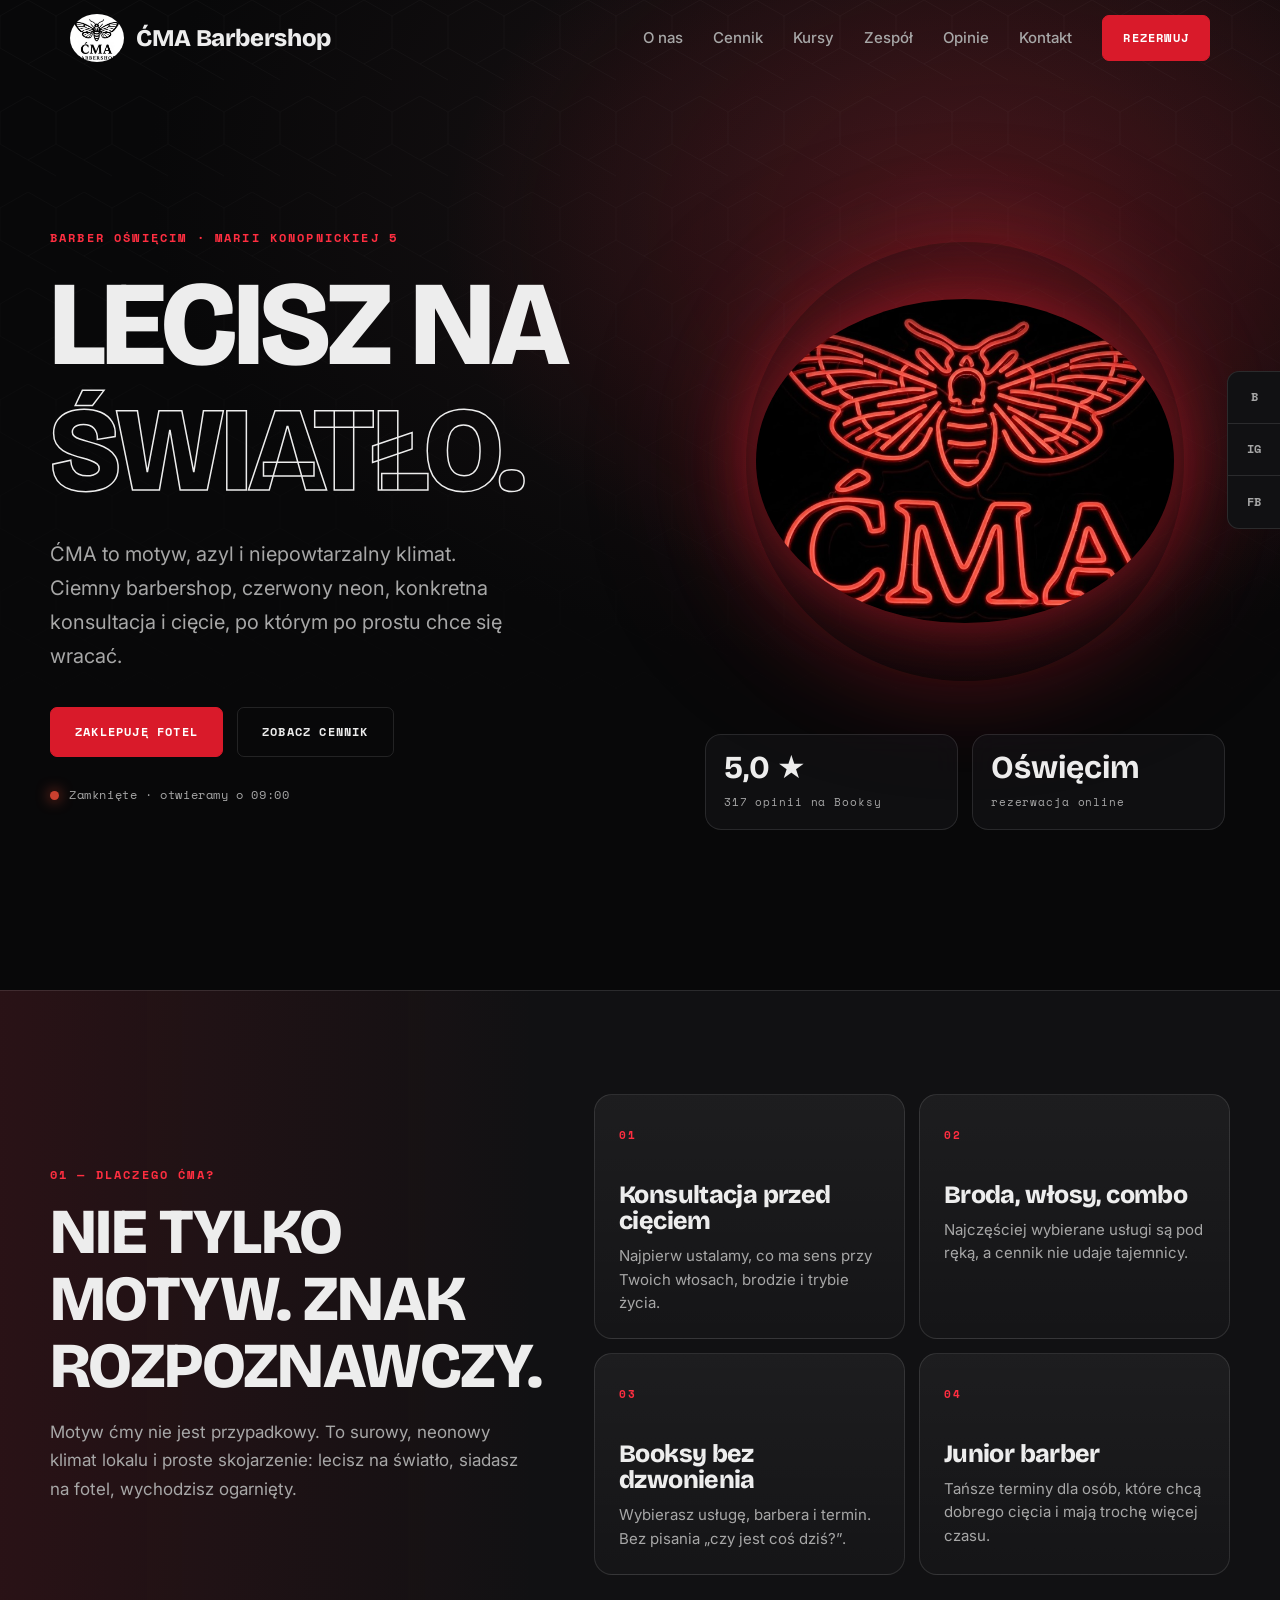
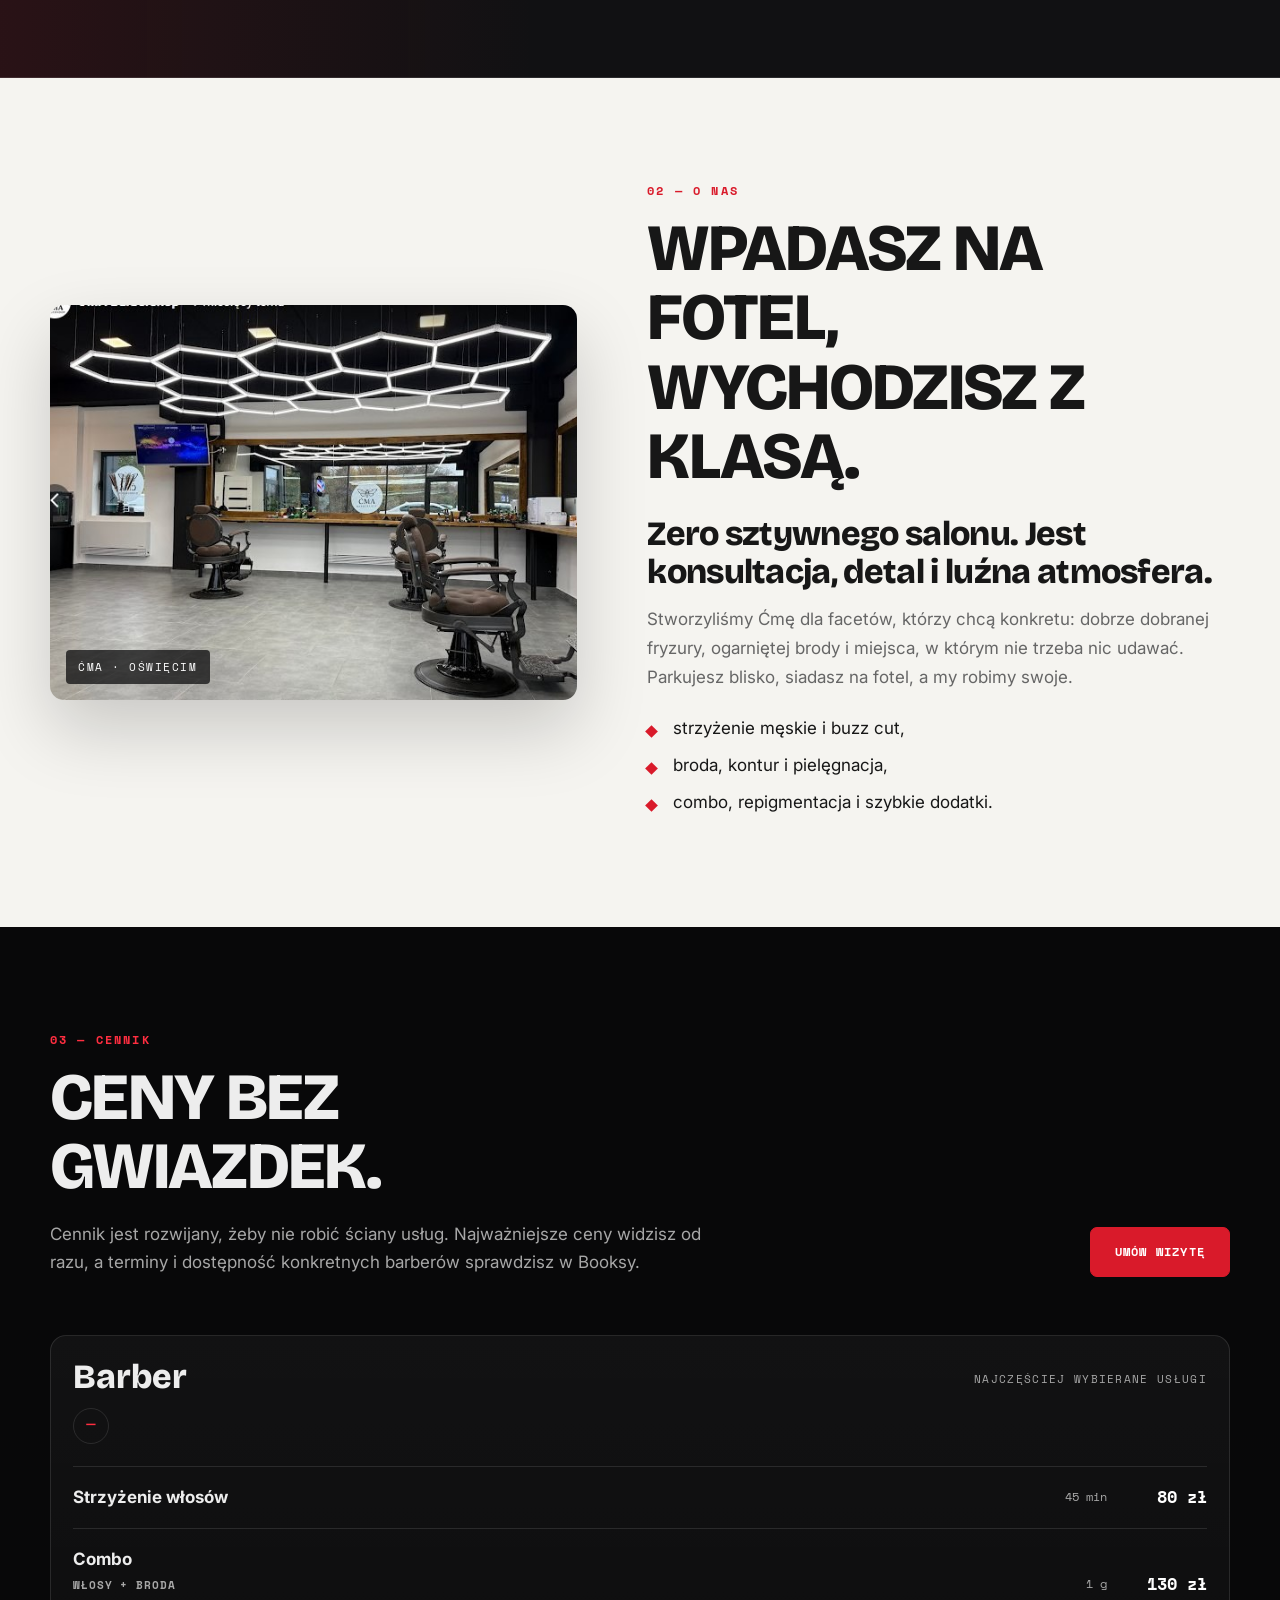
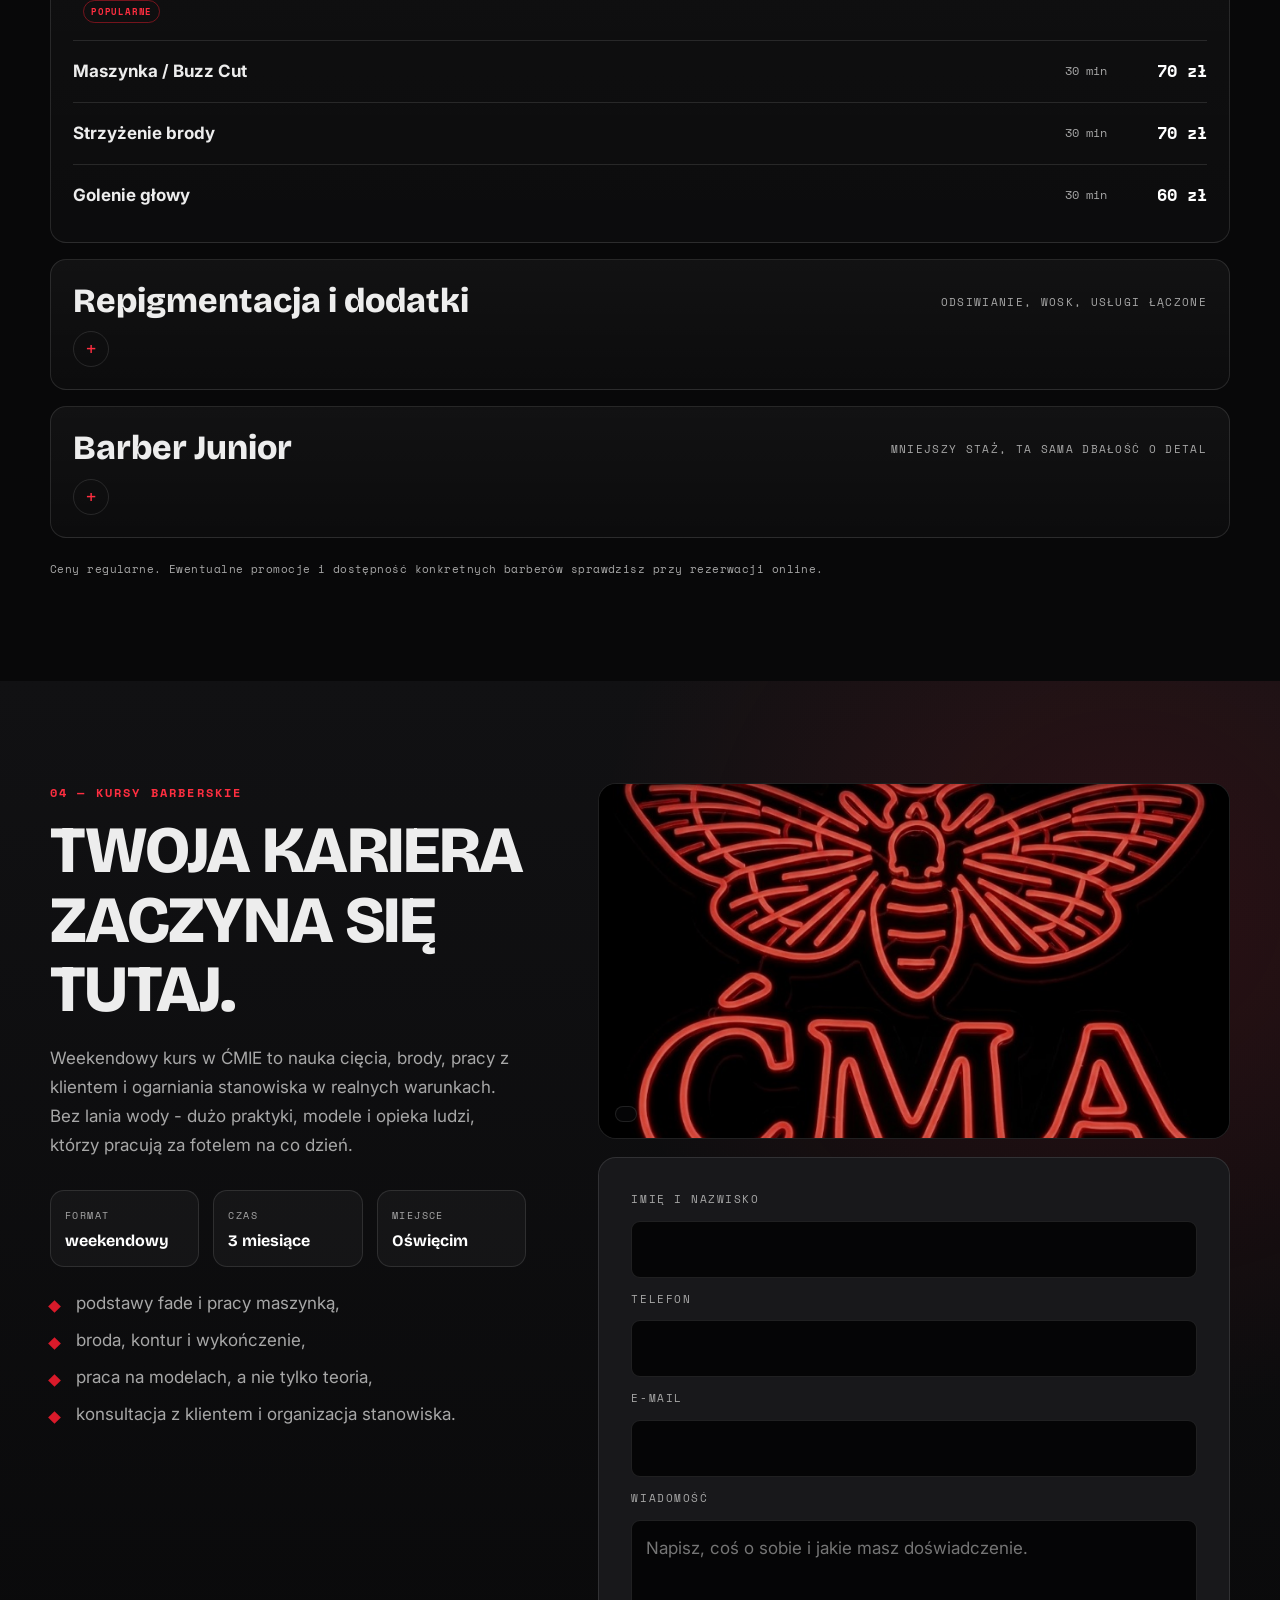
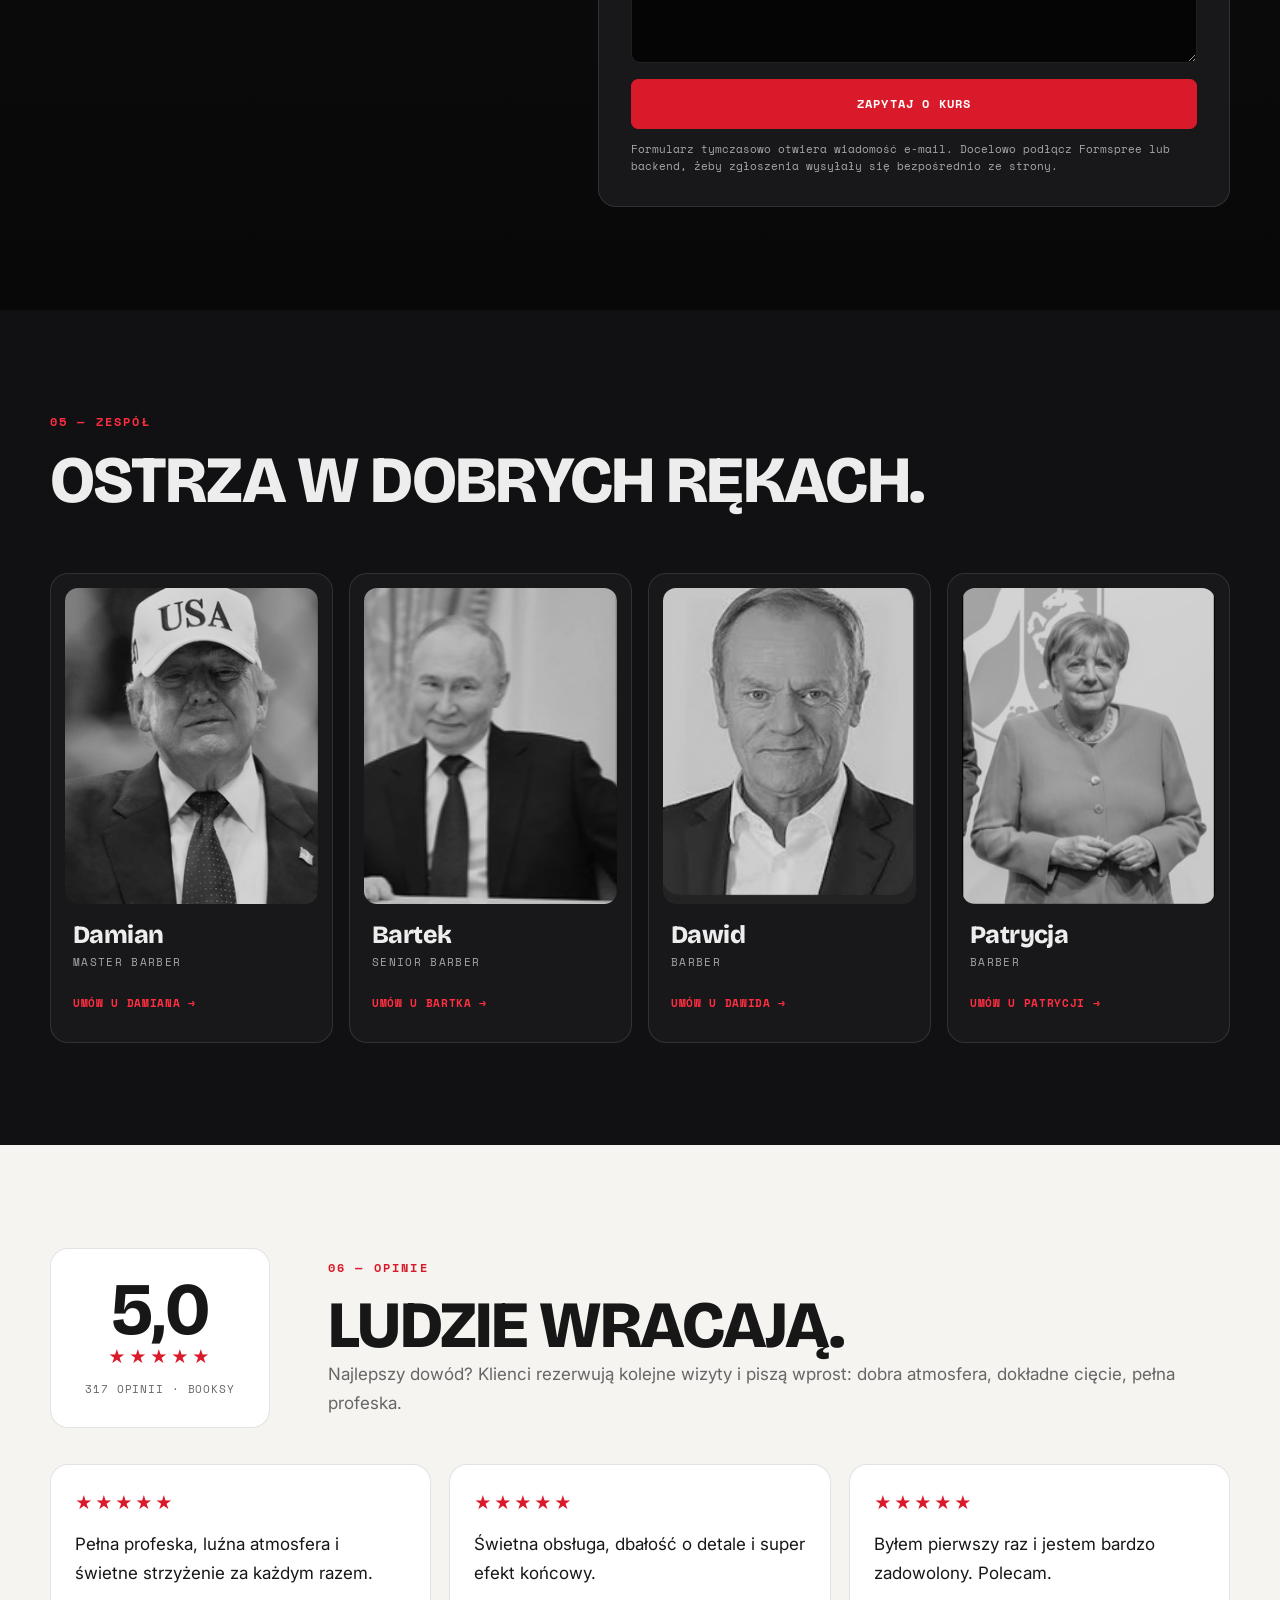
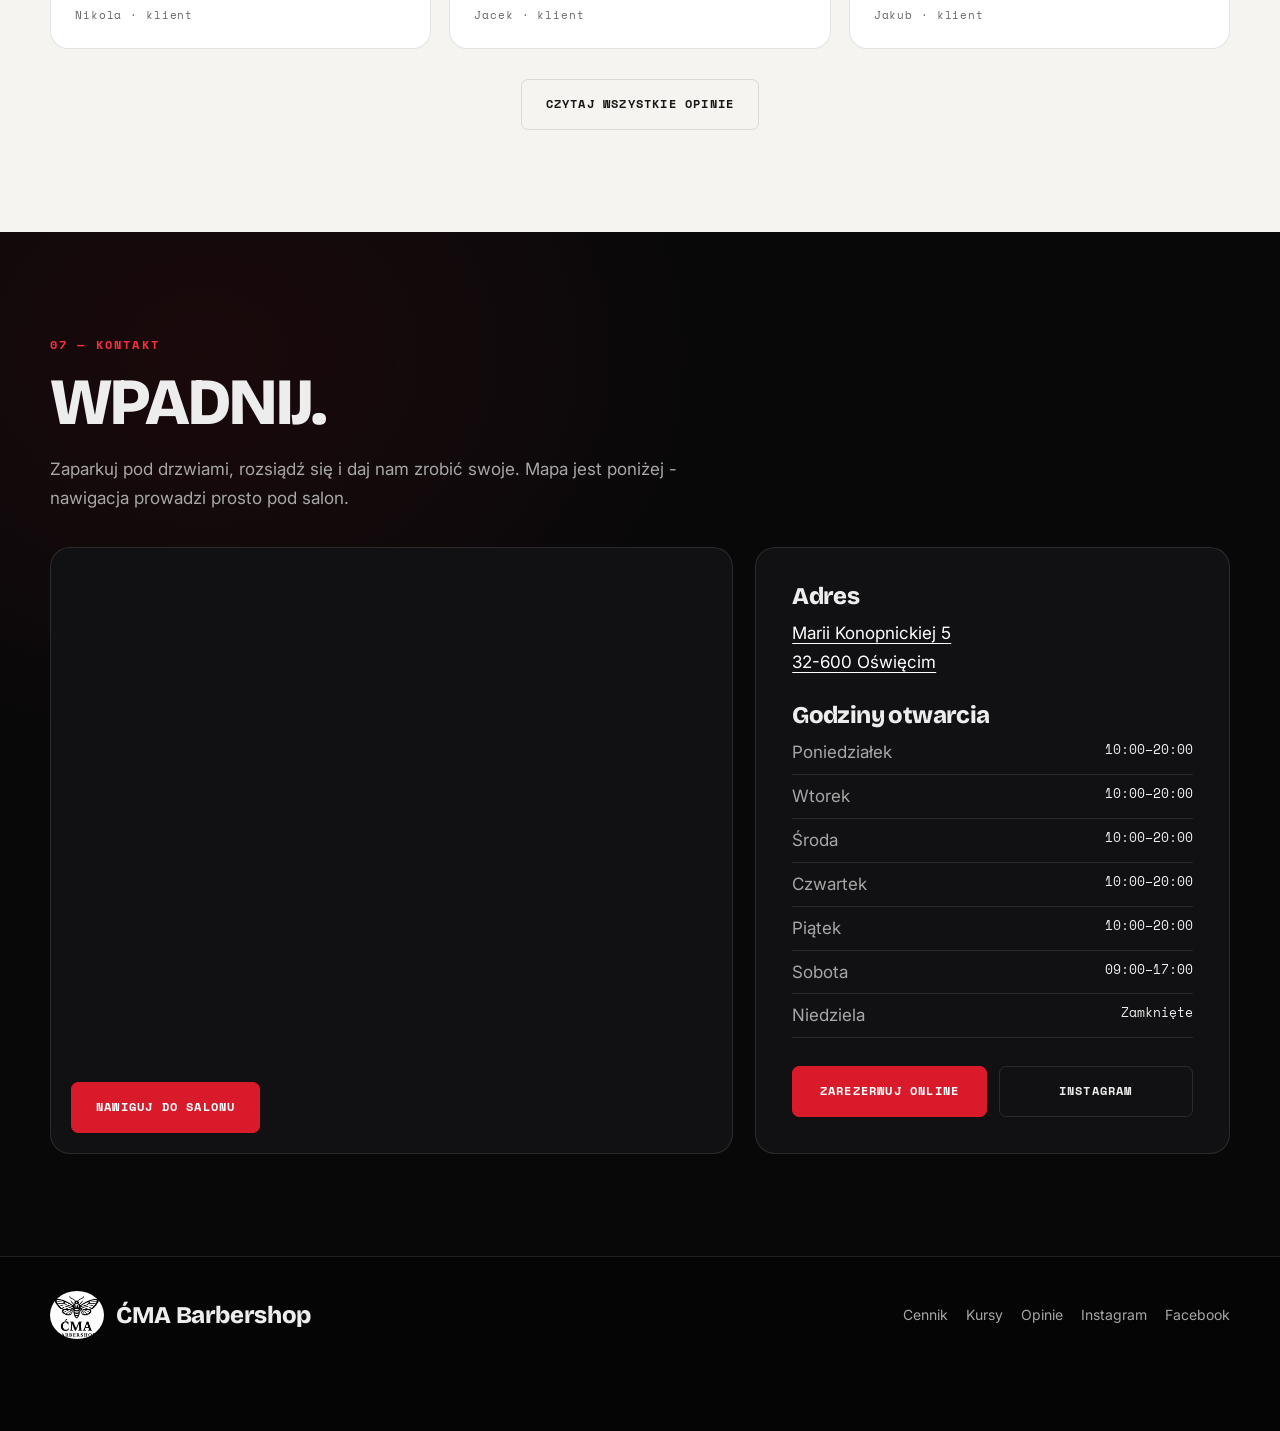
<file: index.html>
<!doctype html>
<html lang="pl">
<head>
  <meta charset="utf-8">
  <meta name="viewport" content="width=device-width, initial-scale=1, viewport-fit=cover">
  <title>ĆMA Barbershop Oświęcim | Fryzjer męski i barber</title>
  <meta name="description" content="ĆMA Barbershop w Oświęcimiu: strzyżenie męskie, broda, combo, buzz cut i repigmentacja. Sprawdź cennik i zarezerwuj wizytę online.">
  <meta name="robots" content="index,follow,max-image-preview:large">
  <meta name="theme-color" content="#080809">
  <link rel="canonical" href="https://cmabarbershop.pl/">

  <meta property="og:type" content="website">
  <meta property="og:locale" content="pl_PL">
  <meta property="og:url" content="https://cmabarbershop.pl/">
  <meta property="og:title" content="ĆMA Barbershop Oświęcim">
  <meta property="og:description" content="Lecisz na światło. Ciemny barbershop, czerwony neon i konkretne cięcie w Oświęcimiu.">
  <meta property="og:image" content="https://cmabarbershop.pl/assets/og-image.jpg">
  <meta name="twitter:card" content="summary_large_image">

  <link rel="preconnect" href="https://fonts.googleapis.com">
  <link rel="preconnect" href="https://fonts.gstatic.com" crossorigin>
  <link rel="preload" as="style" href="https://fonts.googleapis.com/css2?family=Bricolage+Grotesque:opsz,wght@12..96,400;12..96,600;12..96,800&family=Inter:wght@400;500;600;700&family=Space+Mono:wght@400;700&display=swap">
  <link rel="stylesheet" href="https://fonts.googleapis.com/css2?family=Bricolage+Grotesque:opsz,wght@12..96,400;12..96,600;12..96,800&family=Inter:wght@400;500;600;700&family=Space+Mono:wght@400;700&display=swap" media="print" onload="this.media='all'">
  <noscript><link rel="stylesheet" href="https://fonts.googleapis.com/css2?family=Bricolage+Grotesque:opsz,wght@12..96,400;12..96,600;12..96,800&family=Inter:wght@400;500;600;700&family=Space+Mono:wght@400;700&display=swap"></noscript>
  <link rel="stylesheet" href="style.css">

  <script type="application/ld+json">
  {
    "@context": "https://schema.org",
    "@type": "HairSalon",
    "name": "ĆMA Barbershop",
    "url": "https://cmabarbershop.pl/",
    "image": "https://cmabarbershop.pl/assets/og-image.jpg",
    "priceRange": "$$",
    "address": {
      "@type": "PostalAddress",
      "streetAddress": "Marii Konopnickiej 5",
      "addressLocality": "Oświęcim",
      "postalCode": "32-600",
      "addressCountry": "PL"
    },
    "sameAs": [
      "https://www.instagram.com/cmabarbershop/",
      "https://www.facebook.com/cmabarbershop/",
      "https://booksy.com/pl-pl/320725_cma-barbershop_barber-shop_10151_oswiecim"
    ],
    "openingHoursSpecification": [
      {"@type":"OpeningHoursSpecification","dayOfWeek":["Monday","Tuesday","Wednesday","Thursday","Friday"],"opens":"10:00","closes":"20:00"},
      {"@type":"OpeningHoursSpecification","dayOfWeek":"Saturday","opens":"09:00","closes":"17:00"}
    ],
    "aggregateRating": {
      "@type": "AggregateRating",
      "ratingValue": "5.0",
      "reviewCount": "317"
    }
  }
  </script>
</head>

<body id="top">
  <a class="skip-link" href="#main">Przejdź do treści</a>

  <header class="nav" id="siteNav">
    <a class="brand" href="#top" aria-label="ĆMA Barbershop — strona główna">
      <img src="assets/logo-cma.jpg" alt="" width="60" height="54">
      <span>ĆMA Barbershop</span>
    </a>

    <button class="navtoggle" type="button" aria-label="Otwórz menu" aria-controls="mainMenu" aria-expanded="false">
      <span></span><span></span><span></span>
    </button>

    <nav class="links" id="mainMenu" aria-label="Menu główne">
      <a href="#miejsce">O nas</a>
      <a href="#cennik">Cennik</a>
      <a href="#kursy">Kursy</a>
      <a href="#zespol">Zespół</a>
      <a href="#opinie">Opinie</a>
      <a href="#kontakt">Kontakt</a>
      <a class="btn small" href="https://booksy.com/pl-pl/320725_cma-barbershop_barber-shop_10151_oswiecim" target="_blank" rel="noopener">Rezerwuj</a>
    </nav>
  </header>

  <aside class="rail" aria-label="Social media i rezerwacja">
    <a href="https://booksy.com/pl-pl/320725_cma-barbershop_barber-shop_10151_oswiecim" target="_blank" rel="noopener" aria-label="Rezerwacja na Booksy">B</a>
    <a href="https://www.instagram.com/cmabarbershop/" target="_blank" rel="noopener" aria-label="Instagram">IG</a>
    <a href="https://www.facebook.com/cmabarbershop/" target="_blank" rel="noopener" aria-label="Facebook">FB</a>
  </aside>

  <main id="main">
    <section class="hero">
      <div class="hexbg" aria-hidden="true"></div>
      <div class="wrap hero-grid">
        <div class="hero-copy">
          <span class="eyebrow">Barber Oświęcim · Marii Konopnickiej 5</span>
          <h1>Lecisz na <span>światło.</span></h1>
          <p class="lead">ĆMA to motyw, azyl i niepowtarzalny klimat. Ciemny barbershop, czerwony neon, konkretna konsultacja i cięcie, po którym po prostu chce się wracać.</p>
          <div class="cta">
            <a class="btn" href="https://booksy.com/pl-pl/320725_cma-barbershop_barber-shop_10151_oswiecim" target="_blank" rel="noopener">Zaklepuję fotel</a>
            <a class="btn ghost" href="#cennik">Zobacz cennik</a>
          </div>
          <p class="status" id="openStatus"><span class="dot" id="statusDot"></span><span id="statusText">Sprawdzamy godziny otwarcia…</span></p>
        </div>

        <div class="hero-media reveal">
          <div class="hero-orb">
            <img src="assets/neon-cma.jpg" alt="Neon ĆMA Barbershop" width="389" height="439">
          </div>
          <div class="hero-facts" aria-label="Ocena i informacje">
            <div class="rating-card">
              <strong>5,0 ★</strong>
              <span>317 opinii na Booksy</span>
            </div>
            <div class="mini-card">
              <strong>Oświęcim</strong>
              <span>rezerwacja online</span>
            </div>
          </div>
        </div>
      </div>
    </section>

    <section class="why" aria-label="Dlaczego ĆMA">
      <div class="wrap why-grid">
        <div class="why-copy reveal">
            <span class="eyebrow">01 — Dlaczego ĆMA?</span>
            <h2>NIE TYLKO MOTYW. ZNAK ROZPOZNAWCZY.</h2>
            <p>Motyw ćmy nie jest przypadkowy. To surowy, neonowy klimat lokalu i proste skojarzenie: lecisz na światło, siadasz na fotel, wychodzisz ogarnięty.</p>
        </div>

        <div class="why-cards reveal">
          <article>
            <span>01</span>
            <h3>Konsultacja przed cięciem</h3>
            <p>Najpierw ustalamy, co ma sens przy Twoich włosach, brodzie i trybie życia.</p>
          </article>
          <article>
            <span>02</span>
            <h3>Broda, włosy, combo</h3>
            <p>Najczęściej wybierane usługi są pod ręką, a cennik nie udaje tajemnicy.</p>
          </article>
          <article>
            <span>03</span>
            <h3>Booksy bez dzwonienia</h3>
            <p>Wybierasz usługę, barbera i termin. Bez pisania „czy jest coś dziś?”.</p>
          </article>
          <article>
            <span>04</span>
            <h3>Junior barber</h3>
            <p>Tańsze terminy dla osób, które chcą dobrego cięcia i mają trochę więcej czasu.</p>
          </article>
        </div>
      </div>
    </section>

    <section class="light" id="miejsce">
      <div class="wrap miejsce-grid">
        <figure class="reveal">
          <img src="assets/wnetrze-cma.jpg" alt="Wnętrze ĆMA Barbershop w Oświęcimiu" width="604" height="441" loading="lazy">
          <figcaption>ĆMA · Oświęcim</figcaption>
        </figure>

        <div class="reveal">
          <span class="eyebrow">02 — O nas</span>
          <h2>Wpadasz na fotel, wychodzisz z klasą.</h2>
          <p class="lead-big">Zero sztywnego salonu. Jest konsultacja, detal i luźna atmosfera.</p>
          <p>Stworzyliśmy Ćmę dla facetów, którzy chcą konkretu: dobrze dobranej fryzury, ogarniętej brody i miejsca, w którym nie trzeba nic udawać. Parkujesz blisko, siadasz na fotel, a my robimy swoje.</p>
          <ul class="tick-list">
            <li>strzyżenie męskie i buzz cut,</li>
            <li>broda, kontur i pielęgnacja,</li>
            <li>combo, repigmentacja i szybkie dodatki.</li>
          </ul>
        </div>
      </div>
    </section>

    <section class="cennik" id="cennik">
      <div class="wrap">
        <div class="sec-head">
          <div>
            <span class="idx">03 — Cennik</span>
            <h2>Ceny bez<br>gwiazdek.</h2>
            <p>Cennik jest rozwijany, żeby nie robić ściany usług. Najważniejsze ceny widzisz od razu, a terminy i dostępność konkretnych barberów sprawdzisz w Booksy.</p>
          </div>
          <a class="btn" href="https://booksy.com/pl-pl/320725_cma-barbershop_barber-shop_10151_oswiecim" target="_blank" rel="noopener">Umów wizytę</a>
        </div>

        <div class="accordion reveal" id="priceAccordion">
          <details class="price-group" open>
            <summary>
              <span>Barber</span>
              <small>najczęściej wybierane usługi</small>
            </summary>
            <div class="price-list">
              <div class="price-row"><strong>Strzyżenie włosów</strong><span class="time">45 min</span><span class="price">80 zł</span></div>
              <div class="price-row featured"><strong>Combo <small>włosy + broda</small></strong><span class="time">1 g</span><span class="price">130 zł</span></div>
              <div class="price-row"><strong>Maszynka / Buzz Cut</strong><span class="time">30 min</span><span class="price">70 zł</span></div>
              <div class="price-row"><strong>Strzyżenie brody</strong><span class="time">30 min</span><span class="price">70 zł</span></div>
              <div class="price-row"><strong>Golenie głowy</strong><span class="time">30 min</span><span class="price">60 zł</span></div>
            </div>
          </details>

          <details class="price-group">
            <summary>
              <span>Repigmentacja i dodatki</span>
              <small>odsiwianie, wosk, usługi łączone</small>
            </summary>
            <div class="price-list">
              <div class="price-row"><strong>Strzyżenie + repigmentacja / odsiwianie</strong><span class="time">1 g 15 min</span><span class="price">140 zł</span></div>
              <div class="price-row"><strong>Combo + repigmentacja brody</strong><span class="time">1 g 15 min</span><span class="price">190 zł</span></div>
              <div class="price-row"><strong>Combo + repigmentacja włosów</strong><span class="time">1 g 15 min</span><span class="price">190 zł</span></div>
              <div class="price-row"><strong>Broda + repigmentacja</strong><span class="time">1 g</span><span class="price">120 zł</span></div>
              <div class="price-row"><strong>Combo + repigmentacja włosów i brody</strong><span class="time">1 g 30 min</span><span class="price">250 zł</span></div>
              <div class="price-row"><strong>Wosk: nos + brwi + uszy</strong><span class="time">10 min</span><span class="price">30 zł</span></div>
            </div>
          </details>

          <details class="price-group">
            <summary>
              <span>Barber Junior</span>
              <small>mniejszy staż, ta sama dbałość o detal</small>
            </summary>
            <div class="price-list">
              <div class="price-row"><strong>Strzyżenie włosów</strong><span class="time">1 g</span><span class="price">50 zł</span></div>
              <div class="price-row"><strong>Combo</strong><span class="time">1 g</span><span class="price">100 zł</span></div>
            </div>
          </details>
        </div>

        <p class="disc-note">Ceny regularne. Ewentualne promocje i dostępność konkretnych barberów sprawdzisz przy rezerwacji online.</p>
      </div>
    </section>

    <section class="kursy" id="kursy">
      <div class="wrap kursy-grid">
        <div class="course-copy reveal">
          <span class="eyebrow">04 — Kursy barberskie</span>
          <h2>Twoja kariera zaczyna się tutaj.</h2>
          <p>Weekendowy kurs w ĆMIE to nauka cięcia, brody, pracy z klientem i ogarniania stanowiska w realnych warunkach. Bez lania wody - dużo praktyki, modele i opieka ludzi, którzy pracują za fotelem na co dzień.</p>

          <div class="meta">
            <div><span>Format</span><b>weekendowy</b></div>
            <div><span>Czas</span><b>3 miesiące</b></div>
            <div><span>Miejsce</span><b>Oświęcim</b></div>
          </div>

          <ul class="course-list">
            <li>podstawy fade i pracy maszynką,</li>
            <li>broda, kontur i wykończenie,</li>
            <li>praca na modelach, a nie tylko teoria,</li>
            <li>konsultacja z klientem i organizacja stanowiska.</li>
          </ul>
        </div>

        <div class="course-side reveal">
          <div class="course-video">
            <video autoplay muted loop playsinline poster="assets/neon-cma.jpg" aria-label="Animowany neon ĆMA Barbershop">
              <source src="assets/cma-neon-loop.mp4" type="video/mp4">
            </video>
            <div class="video-caption"></div>
          </div>

          <form class="course" id="courseForm" action="https://formspree.io/f/TWOJ_ID" method="POST">
            <label for="cf-name">Imię i nazwisko</label>
            <input id="cf-name" name="name" type="text" autocomplete="name" required>

            <label for="cf-phone">Telefon</label>
            <input id="cf-phone" name="phone" type="tel" autocomplete="tel" required>

            <label for="cf-email">E-mail</label>
            <input id="cf-email" name="email" type="email" autocomplete="email">

            <label for="cf-msg">Wiadomość</label>
            <textarea id="cf-msg" name="message" rows="4" placeholder="Napisz, coś o sobie i jakie masz doświadczenie."></textarea>

            <button class="btn" type="submit">Zapytaj o kurs</button>
            <p class="formnote" id="courseNote">Podłącz Formspree albo inny backend formularza. Do tego czasu przycisk może otwierać klienta poczty.</p>
          </form>
        </div>
      </div>
    </section>

    <section class="zespol" id="zespol">
      <div class="wrap">
        <div class="sec-head">
          <div>
            <span class="idx">05 — Zespół</span>
            <h2>Ostrza w dobrych rękach.</h2>
          </div>
        </div>

        <div class="team-grid reveal">
          <article class="team-card"><div class="team-photo"><img src="assets/trump.jpg" alt="Damian — barber w ĆMA" loading="lazy"></div><h3>Damian</h3><p>Master Barber</p><a href="https://booksy.com/pl-pl/320725_cma-barbershop_barber-shop_10151_oswiecim" target="_blank" rel="noopener">Umów u Damiana →</a></article>
          <article class="team-card"><div class="team-photo"><img src="assets/putin.jpg" alt="Bartek — barber w ĆMA" loading="lazy"></div><h3>Bartek</h3><p>Senior Barber</p><a href="https://booksy.com/pl-pl/320725_cma-barbershop_barber-shop_10151_oswiecim" target="_blank" rel="noopener">Umów u Bartka →</a></article>
          <article class="team-card"><div class="team-photo"><img src="assets/tusk.jpg" alt="Dawid — barber w ĆMA" loading="lazy"></div><h3>Dawid</h3><p>Barber</p><a href="https://booksy.com/pl-pl/320725_cma-barbershop_barber-shop_10151_oswiecim" target="_blank" rel="noopener">Umów u Dawida →</a></article>
          <article class="team-card"><div class="team-photo"><img src="assets/merkel.jpg" alt="Patrycja — barber w ĆMA" loading="lazy"></div><h3>Patrycja</h3><p>Barber</p><a href="https://booksy.com/pl-pl/320725_cma-barbershop_barber-shop_10151_oswiecim" target="_blank" rel="noopener">Umów u Patrycji →</a></article>
        </div>
      </div>
    </section>

    <section class="light opinie" id="opinie">
      <div class="wrap">
        <div class="opinie-top reveal">
          <div class="bigrate">
            <strong>5,0</strong>
            <span>★★★★★</span>
            <p>317 opinii · Booksy</p>
          </div>
          <div>
            <span class="eyebrow">06 — Opinie</span>
            <h2>Ludzie wracają.</h2>
            <p>Najlepszy dowód? Klienci rezerwują kolejne wizyty i piszą wprost: dobra atmosfera, dokładne cięcie, pełna profeska.</p>
          </div>
        </div>

        <div class="rev-grid reveal">
          <blockquote class="rev"><span>★★★★★</span><p>Pełna profeska, luźna atmosfera i świetne strzyżenie za każdym razem.</p><cite>Nikola · klient</cite></blockquote>
          <blockquote class="rev"><span>★★★★★</span><p>Świetna obsługa, dbałość o detale i super efekt końcowy.</p><cite>Jacek · klient</cite></blockquote>
          <blockquote class="rev"><span>★★★★★</span><p>Byłem pierwszy raz i jestem bardzo zadowolony. Polecam.</p><cite>Jakub · klient</cite></blockquote>
        </div>

        <p class="center"><a class="btn ghost dark" href="https://booksy.com/pl-pl/320725_cma-barbershop_barber-shop_10151_oswiecim#reviews-section" target="_blank" rel="noopener">Czytaj wszystkie opinie</a></p>
      </div>
    </section>

    <section class="kontakt" id="kontakt">
      <div class="wrap contact-head reveal">
        <span class="eyebrow">07 — Kontakt</span>
        <h2>Wpadnij.</h2>
        <p>Zaparkuj pod drzwiami, rozsiądź się i daj nam zrobić swoje. Mapa jest poniżej - nawigacja prowadzi prosto pod salon.</p>
      </div>

      <div class="wrap contact-grid">
        <div class="map-card reveal">
          <iframe title="Mapa dojazdu do ĆMA Barbershop w Oświęcimiu" src="https://www.google.com/maps?q=Marii%20Konopnickiej%205,%2032-600%20O%C5%9Bwi%C4%99cim&output=embed" width="600" height="450" loading="lazy" referrerpolicy="no-referrer-when-downgrade"></iframe>
          <a class="btn map-btn" href="https://maps.google.com/?q=Marii+Konopnickiej+5+Oświęcim" target="_blank" rel="noopener">Nawiguj do salonu</a>
        </div>

        <div class="contact-card reveal">
          <h3>Adres</h3>
          <a href="https://maps.google.com/?q=Marii+Konopnickiej+5+Oświęcim" target="_blank" rel="noopener">Marii Konopnickiej 5<br>32-600 Oświęcim</a>

          <h3>Godziny otwarcia</h3>
          <dl class="hours">
            <div><dt>Poniedziałek</dt><dd>10:00–20:00</dd></div>
            <div><dt>Wtorek</dt><dd>10:00–20:00</dd></div>
            <div><dt>Środa</dt><dd>10:00–20:00</dd></div>
            <div><dt>Czwartek</dt><dd>10:00–20:00</dd></div>
            <div><dt>Piątek</dt><dd>10:00–20:00</dd></div>
            <div><dt>Sobota</dt><dd>09:00–17:00</dd></div>
            <div><dt>Niedziela</dt><dd>Zamknięte</dd></div>
          </dl>

          <div class="contact-actions">
            <a class="btn" href="https://booksy.com/pl-pl/320725_cma-barbershop_barber-shop_10151_oswiecim" target="_blank" rel="noopener">Zarezerwuj online</a>
            <a class="btn ghost" href="https://www.instagram.com/cmabarbershop/" target="_blank" rel="noopener">Instagram</a>
          </div>
        </div>
      </div>
    </section>
  </main>

  <footer>
    <div class="wrap footer-grid">
      <a class="brand" href="#top">
        <img src="assets/logo-cma.jpg" alt="" width="42" height="38">
        <span>ĆMA Barbershop</span>
      </a>
      <nav aria-label="Menu w stopce">
        <a href="#cennik">Cennik</a>
        <a href="#kursy">Kursy</a>
        <a href="#opinie">Opinie</a>
        <a href="https://www.instagram.com/cmabarbershop/" target="_blank" rel="noopener">Instagram</a>
        <a href="https://www.facebook.com/cmabarbershop/" target="_blank" rel="noopener">Facebook</a>
      </nav>
    </div>
  </footer>

  <div class="mobile-cta">
    <a class="btn" href="https://booksy.com/pl-pl/320725_cma-barbershop_barber-shop_10151_oswiecim" target="_blank" rel="noopener">Zarezerwuj fotel</a>
  </div>

  <script src="main.js" defer></script>
</body>
</html>
</file>
<file: style.css>
:root {
  --ink: #080809;
  --ink-2: #111113;
  --ink-3: #18181B;
  --bone: #F5F4F0;
  --bone-2: #EAE8E1;
  --text-d: #EDEDED;
  --text-l: #171717;
  --muted-d: #A7A7A7;
  --muted-l: #666666;
  --neon: #D91A2A;
  --neon-bright: #FF2E40;
  --line-d: rgba(255,255,255,.11);
  --line-l: rgba(0,0,0,.11);
  --display: "Bricolage Grotesque", system-ui, sans-serif;
  --body: "Inter", system-ui, sans-serif;
  --mono: "Space Mono", ui-monospace, monospace;
  --maxw: 1180px;
  --ease: cubic-bezier(.25, 1, .5, 1);
}

* { box-sizing: border-box; }
html { scroll-behavior: smooth; }
body {
  margin: 0;
  background: var(--ink);
  color: var(--text-d);
  font-family: var(--body);
  font-size: clamp(16px, 1.55vw, 17px);
  line-height: 1.7;
  -webkit-font-smoothing: antialiased;
  overflow-x: hidden;
}
body.menu-open { overflow: hidden; }
a { color: inherit; text-decoration: none; }
img, video { max-width: 100%; height: auto; display: block; }
button, input, textarea { font: inherit; }
h1, h2, h3 {
  margin: 0;
  font-family: var(--display);
  font-weight: 800;
  line-height: 1.05;
  letter-spacing: -.025em;
}
p { margin: 0; }
.wrap { width: min(var(--maxw), calc(100% - 40px)); margin: 0 auto; }
.skip-link {
  position: fixed;
  left: 16px;
  top: 16px;
  z-index: 999;
  padding: 10px 14px;
  background: var(--bone);
  color: var(--ink);
  transform: translateY(-140%);
}
.skip-link:focus { transform: none; }
.eyebrow, .idx {
  display: block;
  margin-bottom: 13px;
  color: var(--neon-bright);
  font-family: var(--mono);
  font-size: 12px;
  font-weight: 700;
  letter-spacing: .18em;
  text-transform: uppercase;
}
.btn {
  display: inline-flex;
  align-items: center;
  justify-content: center;
  min-height: 48px;
  padding: 14px 24px;
  border: 1px solid var(--neon);
  border-radius: 7px;
  background: var(--neon);
  color: #fff;
  font-family: var(--mono);
  font-size: 12px;
  font-weight: 700;
  letter-spacing: .1em;
  text-transform: uppercase;
  transition: transform .25s var(--ease), box-shadow .25s var(--ease), background .25s var(--ease), color .25s var(--ease);
}
.btn:hover { transform: translateY(-2px); box-shadow: 0 14px 34px rgba(217,26,42,.32); }
.btn.small { min-height: 42px; padding: 12px 20px; }
.btn.ghost { border-color: var(--line-d); background: transparent; color: var(--text-d); }
.btn.ghost:hover { background: var(--bone); color: var(--ink); box-shadow: none; }
.btn.ghost.dark { border-color: var(--line-l); color: var(--text-l); }
.btn.ghost.dark:hover { background: var(--ink); color: #fff; }
.text-link {
  display: inline-flex;
  margin-top: 24px;
  color: #fff;
  font-family: var(--mono);
  font-size: 12px;
  font-weight: 700;
  letter-spacing: .08em;
  text-transform: uppercase;
}
.text-link:hover { color: var(--neon-bright); }

/* Navigation */
.nav {
  position: fixed;
  inset: 0 0 auto;
  z-index: 80;
  display: flex;
  align-items: center;
  justify-content: space-between;
  gap: 22px;
  padding: 14px max(24px, calc((100vw - var(--maxw))/2 + 20px));
  border-bottom: 1px solid transparent;
  transition: background .25s, backdrop-filter .25s, border-color .25s, padding .25s;
}
.nav.scrolled {
  border-bottom-color: var(--line-d);
  padding-top: 10px;
  padding-bottom: 10px;
}
.nav.scrolled::before {
  content: "";
  position: absolute;
  inset: 0;
  z-index: -1;
  background: rgba(8,8,9,.86);
  backdrop-filter: blur(16px);
}
.brand {
  display: inline-flex;
  align-items: center;
  gap: 12px;
  min-width: 0;
  font-family: var(--display);
  font-weight: 800;
  font-size: clamp(18px, 2vw, 24px);
  letter-spacing: -.015em;
}
.brand img {
  width: 54px;
  height: 48px;
  object-fit: cover;
  border-radius: 50%;
  flex: none;
}
.links {
  display: flex;
  align-items: center;
  gap: clamp(18px, 2.8vw, 30px);
}
.links a:not(.btn) {
  color: var(--muted-d);
  font-size: 15px;
  font-weight: 500;
  transition: color .2s;
}
.links a:not(.btn):hover { color: #fff; }
.navtoggle {
  display: none;
  width: 44px;
  height: 44px;
  border: 1px solid var(--line-d);
  border-radius: 8px;
  background: rgba(255,255,255,.04);
  color: #fff;
}
.navtoggle span {
  display: block;
  width: 20px;
  height: 2px;
  margin: 5px auto;
  background: currentColor;
  transition: transform .25s, opacity .25s;
}
.navtoggle.is-active span:nth-child(1) { transform: translateY(7px) rotate(45deg); }
.navtoggle.is-active span:nth-child(2) { opacity: 0; }
.navtoggle.is-active span:nth-child(3) { transform: translateY(-7px) rotate(-45deg); }

/* Social rail */
.rail {
  position: fixed;
  right: 0;
  top: 50%;
  z-index: 55;
  display: grid;
  overflow: hidden;
  border: 1px solid var(--line-d);
  border-right: 0;
  border-radius: 12px 0 0 12px;
  background: var(--ink-2);
  transform: translateY(-50%);
}
.rail a {
  display: grid;
  place-items: center;
  width: 52px;
  height: 52px;
  border-bottom: 1px solid var(--line-d);
  color: var(--muted-d);
  font-family: var(--mono);
  font-size: 12px;
  font-weight: 700;
  transition: background .2s, color .2s;
}
.rail a:last-child { border-bottom: 0; }
.rail a:hover { background: var(--neon); color: #fff; }

/* Hero */
.hero {
  position: relative;
  min-height: 92svh;
  display: flex;
  align-items: center;
  overflow: hidden;
  background:
    radial-gradient(70% 65% at 78% 24%, rgba(217,26,42,.24) 0%, transparent 62%),
    radial-gradient(110% 90% at 72% 18%, #1c1416 0%, var(--ink) 55%);
}
.hexbg {
  position: absolute;
  inset: 0;
  opacity: .55;
  pointer-events: none;
  background-image: url("data:image/svg+xml;utf8,<svg xmlns='http://www.w3.org/2000/svg' width='56' height='96' viewBox='0 0 56 96'><path d='M28 0L56 16V48L28 64L0 48V16Z M28 64L56 80' fill='none' stroke='rgba(255,255,255,0.055)' stroke-width='1'/></svg>");
  mask-image: linear-gradient(to bottom, black, transparent 82%);
}
.hero-grid {
  position: relative;
  z-index: 1;
  display: grid;
  grid-template-columns: minmax(0, 1.05fr) minmax(320px, .95fr);
  gap: clamp(36px, 5vw, 66px);
  align-items: center;
  padding-top: 104px;
  padding-bottom: 58px;
}
.hero h1 {
  max-width: 9ch;
  font-size: clamp(58px, 9.4vw, 120px);
  text-transform: uppercase;
}
.hero h1 span {
  display: block;
  color: transparent;
  -webkit-text-stroke: 1.5px var(--text-d);
}
.lead {
  max-width: 37ch;
  margin-top: 24px;
  color: var(--muted-d);
  font-size: clamp(17px, 1.8vw, 20px);
}
.cta { display: flex; flex-wrap: wrap; gap: 14px; margin-top: 34px; }
.status {
  display: inline-flex;
  align-items: center;
  gap: 10px;
  margin-top: 28px;
  color: var(--muted-d);
  font-family: var(--mono);
  font-size: 12px;
  letter-spacing: .05em;
}
.dot {
  width: 9px;
  height: 9px;
  border-radius: 50%;
  background: #3ad07a;
  box-shadow: 0 0 14px #3ad07a;
}
.dot.closed { background: #c9402f; box-shadow: 0 0 14px #c9402f; }
.hero-media {
  display: grid;
  justify-items: center;
  gap: 18px;
}
.hero-orb {
  position: relative;
  display: grid;
  place-items: center;
  width: min(510px, 100%);
  aspect-ratio: 1;
  border-radius: 50%;
  background: radial-gradient(circle, rgba(217,26,42,.18), transparent 64%);
}
.hero-orb::before {
  content: "";
  position: absolute;
  inset: 7%;
  border-radius: 50%;
  background: rgba(0,0,0,.14);
  box-shadow: 0 0 90px rgba(217,26,42,.25);
}
.hero-orb img {
  position: relative;
  z-index: 1;
  width: min(420px, 82%);
  border-radius: 50%;
  filter: drop-shadow(0 0 30px rgba(217,26,42,.45)) drop-shadow(0 0 80px rgba(217,26,42,.25));
}
.hero-facts {
  width: min(520px, 100%);
  display: grid;
  grid-template-columns: 1fr 1fr;
  gap: 14px;
}
.rating-card,
.mini-card {
  padding: 17px 18px;
  border: 1px solid var(--line-d);
  border-radius: 16px;
  background: rgba(17,17,19,.86);
  backdrop-filter: blur(14px);
}
.rating-card strong,
.mini-card strong {
  display: block;
  font-family: var(--display);
  font-size: clamp(24px, 3vw, 32px);
  line-height: 1;
}
.rating-card span,
.mini-card span {
  display: block;
  margin-top: 9px;
  color: var(--muted-d);
  font-family: var(--mono);
  font-size: 11px;
  letter-spacing: .08em;
}

/* Shared sections */
section { padding: clamp(64px, 8vw, 108px) 0; }
.light { background: var(--bone); color: var(--text-l); }
.light .eyebrow, .light .idx { color: var(--neon); }
.light p { color: var(--muted-l); }

/* Why section */
.why {
  border-block: 1px solid var(--line-d);
  background:
    linear-gradient(90deg, rgba(217,26,42,.12), transparent 42%),
    var(--ink-2);
}
.why-grid {
  display: grid;
  grid-template-columns: .9fr 1.25fr;
  gap: clamp(30px, 5vw, 64px);
  align-items: center;
}
.why-copy h2 {
  max-width: 12ch;
  font-size: clamp(36px, 5vw, 64px);
  text-transform: uppercase;
}
.why-copy p {
  max-width: 45ch;
  margin-top: 18px;
  color: var(--muted-d);
}
.why-cards {
  display: grid;
  grid-template-columns: repeat(2, 1fr);
  gap: 14px;
}
.why-cards article {
  min-height: 188px;
  padding: 24px;
  border: 1px solid var(--line-d);
  border-radius: 18px;
  background: linear-gradient(180deg, rgba(255,255,255,.052), rgba(255,255,255,.02));
}
.why-cards article span {
  color: var(--neon-bright);
  font-family: var(--mono);
  font-size: 11px;
  font-weight: 700;
  letter-spacing: .14em;
}
.why-cards article h3 {
  margin-top: 34px;
  font-size: 25px;
}
.why-cards article p {
  margin-top: 10px;
  color: var(--muted-d);
  font-size: 15px;
  line-height: 1.55;
}

/* Miejsce */
.miejsce-grid {
  display: grid;
  grid-template-columns: .95fr 1.05fr;
  gap: clamp(34px, 6vw, 70px);
  align-items: center;
}
.miejsce-grid figure {
  position: relative;
  margin: 0;
  overflow: hidden;
  border-radius: 14px;
  box-shadow: 0 30px 70px rgba(0,0,0,.18);
}
.miejsce-grid figure img {
  width: 100%;
  aspect-ratio: 4 / 3;
  object-fit: cover;
}
.miejsce-grid figcaption {
  position: absolute;
  left: 16px;
  bottom: 16px;
  padding: 8px 12px;
  border-radius: 4px;
  background: rgba(8,8,9,.72);
  color: #fff;
  font-family: var(--mono);
  font-size: 11px;
  letter-spacing: .14em;
  text-transform: uppercase;
}
.miejsce-grid h2, .sec-head h2, .kursy h2, .kontakt h2, .opinie h2 {
  font-size: clamp(36px, 5.2vw, 66px);
  text-transform: uppercase;
}
.lead-big {
  margin: 24px 0 14px;
  color: var(--text-l) !important;
  font-family: var(--display);
  font-size: clamp(23px, 3vw, 34px);
  font-weight: 800;
  line-height: 1.12;
  letter-spacing: -.02em;
}
.tick-list,
.course-list {
  margin: 22px 0 0;
  padding: 0;
  list-style: none;
  color: var(--text-l);
}
.tick-list li,
.course-list li {
  position: relative;
  padding-left: 26px;
  margin: 8px 0;
}
.tick-list li::before,
.course-list li::before {
  content: "";
  position: absolute;
  left: 0;
  top: .75em;
  width: 9px;
  height: 9px;
  background: var(--neon);
  transform: rotate(45deg);
}

/* Cennik */
.sec-head {
  display: flex;
  align-items: flex-end;
  justify-content: space-between;
  gap: 28px;
  margin-bottom: clamp(34px, 5vw, 58px);
}
.sec-head p {
  max-width: 62ch;
  margin-top: 18px;
  color: var(--muted-d);
}
.accordion {
  display: grid;
  gap: 16px;
}
.price-group {
  overflow: hidden;
  border: 1px solid var(--line-d);
  border-radius: 16px;
  background: linear-gradient(180deg, rgba(255,255,255,.045), rgba(255,255,255,.02));
}
.price-group summary {
  display: grid;
  grid-template-columns: 1fr auto;
  gap: 12px;
  align-items: center;
  padding: 22px;
  cursor: pointer;
  list-style: none;
}
.price-group summary::-webkit-details-marker { display: none; }
.price-group summary::after {
  content: "+";
  display: grid;
  place-items: center;
  width: 34px;
  height: 34px;
  border: 1px solid var(--line-d);
  border-radius: 50%;
  color: var(--neon-bright);
  font-family: var(--mono);
  font-size: 20px;
  transition: transform .2s;
}
.price-group[open] summary::after { content: "–"; transform: rotate(180deg); }
.price-group summary span {
  display: block;
  font-family: var(--display);
  font-size: clamp(24px, 3vw, 34px);
  font-weight: 800;
  line-height: 1.1;
}
.price-group summary small {
  display: block;
  margin-top: 4px;
  color: var(--muted-d);
  font-family: var(--mono);
  font-size: 11px;
  letter-spacing: .12em;
  text-transform: uppercase;
}
.price-list {
  padding: 0 22px 16px;
}
.price-row {
  display: grid;
  grid-template-columns: 1fr auto auto;
  gap: 16px;
  align-items: center;
  padding: 16px 0;
  border-top: 1px solid var(--line-d);
}
.price-row strong {
  display: block;
  font-size: 17px;
  font-weight: 700;
}
.price-row strong small {
  display: block;
  margin-top: 3px;
  color: var(--muted-d);
  font-family: var(--mono);
  font-size: 11px;
  letter-spacing: .08em;
  text-transform: uppercase;
}
.price-row .time {
  color: var(--muted-d);
  font-family: var(--mono);
  font-size: 12px;
  white-space: nowrap;
}
.price-row .price {
  min-width: 84px;
  color: #fff;
  font-family: var(--mono);
  font-weight: 700;
  text-align: right;
  white-space: nowrap;
}
.price-row.featured strong::after {
  content: " popularne";
  display: inline-block;
  margin-left: 10px;
  padding: 3px 7px;
  border: 1px solid rgba(217,26,42,.5);
  border-radius: 999px;
  color: var(--neon-bright);
  font-family: var(--mono);
  font-size: 9px;
  letter-spacing: .09em;
  text-transform: uppercase;
}
.disc-note {
  margin-top: 22px;
  color: var(--muted-d);
  font-family: var(--mono);
  font-size: 11px;
  letter-spacing: .04em;
}

/* Kursy */
.kursy {
  background:
    radial-gradient(70% 70% at 88% 18%, rgba(217,26,42,.14), transparent 60%),
    linear-gradient(180deg, var(--ink-2), var(--ink));
}
.kursy-grid {
  display: grid;
  grid-template-columns: minmax(0, .86fr) minmax(360px, 1.14fr);
  gap: clamp(34px, 6vw, 72px);
  align-items: start;
}
.course-copy {
  position: sticky;
  top: 110px;
}
.course-copy p {
  max-width: 56ch;
  color: var(--muted-d);
  margin-top: 20px;
}
.meta {
  display: grid;
  grid-template-columns: repeat(3, minmax(0, 1fr));
  gap: 14px;
  margin: 30px 0 0;
}
.meta div {
  padding: 16px 14px;
  border: 1px solid var(--line-d);
  border-radius: 14px;
  background: rgba(255,255,255,.035);
  min-width: 0;
}
.meta span {
  display: block;
  color: var(--muted-d);
  font-family: var(--mono);
  font-size: 10px;
  letter-spacing: .14em;
  text-transform: uppercase;
}
.meta b {
  display: block;
  margin-top: 8px;
  color: #fff;
  font-family: var(--display);
  font-size: clamp(14px, 1.3vw, 16px);
  line-height: 1.15;
  overflow-wrap: anywhere;
}
.course-list { color: var(--muted-d); }
.course-side {
  display: grid;
  gap: 18px;
}
.course-video {
  position: relative;
  overflow: hidden;
  border: 1px solid var(--line-d);
  border-radius: 18px;
  background: #050506;
}
.course-video video {
  width: 100%;
  aspect-ratio: 16 / 9;
  object-fit: cover;
  opacity: .86;
}
.video-caption {
  position: absolute;
  left: 16px;
  bottom: 16px;
  padding: 7px 10px;
  border: 1px solid var(--line-d);
  border-radius: 999px;
  background: rgba(8,8,9,.68);
  color: var(--muted-d);
  font-family: var(--mono);
  font-size: 10px;
  letter-spacing: .1em;
  text-transform: uppercase;
}
.course {
  display: grid;
  gap: 12px;
  padding: clamp(22px, 4vw, 32px);
  border: 1px solid var(--line-d);
  border-radius: 18px;
  background: var(--ink-3);
}
.course label {
  color: var(--muted-d);
  font-family: var(--mono);
  font-size: 11px;
  letter-spacing: .14em;
  text-transform: uppercase;
}
.course input,
.course textarea {
  width: 100%;
  border: 1px solid var(--line-d);
  border-radius: 9px;
  background: #050506;
  color: var(--text-d);
  padding: 13px 14px;
}
.course input:focus,
.course textarea:focus {
  outline: none;
  border-color: var(--neon);
  box-shadow: 0 0 0 3px rgba(217,26,42,.16);
}
.course textarea { resize: vertical; min-height: 120px; }
.course .btn { width: 100%; margin-top: 4px; }
.formnote {
  color: var(--muted-d);
  font-family: var(--mono);
  font-size: 11px;
  line-height: 1.5;
}

/* Zespół */
.zespol { background: var(--ink-2); }
.team-grid {
  display: grid;
  grid-template-columns: repeat(4, 1fr);
  gap: 16px;
}
.team-card {
  padding: 14px 14px 26px;
  border: 1px solid var(--line-d);
  border-radius: 18px;
  background: var(--ink-3);
  transition: transform .25s var(--ease), border-color .25s var(--ease), box-shadow .25s var(--ease);
}
.team-card:hover { transform: translateY(-4px); border-color: rgba(217,26,42,.55); box-shadow: 0 18px 40px rgba(0,0,0,.45); }
.team-photo {
  position: relative;
  overflow: hidden;
  aspect-ratio: 4 / 5;
  margin-bottom: 18px;
  border-radius: 13px;
  background: var(--ink-2);
}
.team-photo img {
  width: 100%;
  height: 100%;
  object-fit: cover;
  animation: none;
  filter: grayscale(1) contrast(.96) brightness(.88);
  transition: filter .35s ease, transform .35s ease;
  will-change: filter, transform;
}
.team-card:hover .team-photo img,
.team-card:focus-within .team-photo img {
  filter: grayscale(0) contrast(1.03) brightness(1) !important;
  transform: scale(1.06);
}
@media (prefers-reduced-motion: reduce) {
  .team-photo img { animation: none; filter: grayscale(1) brightness(.92); }
  .team-card:hover .team-photo img,
  .team-card:focus-within .team-photo img { filter: grayscale(0) !important; }
}
.team-card h3 { font-size: 25px; padding: 0 8px; }
.team-card p {
  margin-top: 5px;
  padding: 0 8px;
  color: var(--muted-d);
  font-family: var(--mono);
  font-size: 11px;
  letter-spacing: .12em;
  text-transform: uppercase;
}
.team-card a {
  display: inline-flex;
  margin-top: 22px;
  padding: 0 8px;
  color: var(--neon-bright);
  font-family: var(--mono);
  font-size: 11px;
  font-weight: 700;
  letter-spacing: .06em;
  text-transform: uppercase;
}

/* Opinie */
.opinie-top {
  display: grid;
  grid-template-columns: auto 1fr;
  gap: clamp(30px, 5vw, 58px);
  align-items: center;
  margin-bottom: 36px;
}
.bigrate {
  min-width: 220px;
  padding: 28px;
  border: 1px solid var(--line-l);
  border-radius: 18px;
  background: #fff;
  text-align: center;
}
.bigrate strong {
  display: block;
  color: var(--text-l);
  font-family: var(--display);
  font-size: 74px;
  line-height: .9;
}
.bigrate span { color: var(--neon); letter-spacing: 3px; }
.bigrate p {
  margin-top: 8px;
  color: var(--muted-l);
  font-family: var(--mono);
  font-size: 11px;
  letter-spacing: .08em;
  text-transform: uppercase;
}
.rev-grid {
  display: grid;
  grid-template-columns: repeat(3, 1fr);
  gap: 18px;
}
.rev {
  margin: 0;
  padding: 24px;
  border: 1px solid var(--line-l);
  border-radius: 18px;
  background: #fff;
}
.rev span { color: var(--neon); letter-spacing: 2px; }
.rev p { margin-top: 12px; color: var(--text-l); }
.rev cite {
  display: block;
  margin-top: 18px;
  color: var(--muted-l);
  font-style: normal;
  font-family: var(--mono);
  font-size: 11px;
  letter-spacing: .08em;
}
.center { text-align: center; margin-top: 30px; }

/* Kontakt */
.kontakt {
  background:
    radial-gradient(70% 70% at 16% 12%, rgba(217,26,42,.09), transparent 58%),
    var(--ink);
}
.contact-head {
  margin-bottom: 34px;
}
.contact-head p {
  max-width: 58ch;
  margin-top: 18px;
  color: var(--muted-d);
}
.contact-grid {
  display: grid;
  grid-template-columns: minmax(0, 1.18fr) minmax(340px, .82fr);
  gap: 22px;
  align-items: stretch;
}
.map-card {
  position: relative;
  min-height: 470px;
  overflow: hidden;
  border: 1px solid var(--line-d);
  border-radius: 20px;
  background: var(--ink-2);
}
.map-card iframe {
  width: 100%;
  height: 100%;
  min-height: 470px;
  border: 0;
  filter: grayscale(.88) invert(.9) contrast(.92);
}
.map-btn {
  position: absolute;
  left: 20px;
  bottom: 20px;
}
.contact-card {
  padding: clamp(22px, 4vw, 36px);
  border: 1px solid var(--line-d);
  border-radius: 20px;
  background: var(--ink-2);
}
.contact-card h3 {
  margin: 26px 0 10px;
  font-size: 24px;
}
.contact-card h3:first-child { margin-top: 0; }
.contact-card a:not(.btn) { color: #fff; text-decoration: underline; text-decoration-thickness: 1px; text-underline-offset: 4px; }
.hours {
  display: grid;
  gap: 7px;
  margin: 0;
}
.hours div {
  display: flex;
  justify-content: space-between;
  gap: 16px;
  padding-bottom: 7px;
  border-bottom: 1px solid var(--line-d);
}
.hours dt, .hours dd { margin: 0; }
.hours dt { color: var(--muted-d); }
.hours dd { font-family: var(--mono); font-size: 13px; }
.contact-actions {
  display: grid;
  grid-template-columns: 1fr 1fr;
  gap: 12px;
  margin-top: 28px;
}

/* Footer */
footer {
  padding: 34px 0 92px;
  border-top: 1px solid var(--line-d);
  background: #050506;
}
.footer-grid {
  display: flex;
  justify-content: space-between;
  gap: 24px;
  align-items: center;
}
footer nav {
  display: flex;
  flex-wrap: wrap;
  gap: 18px;
  color: var(--muted-d);
  font-size: 14px;
}
footer nav a:hover { color: #fff; }

.mobile-cta { display: none; }

/* Motion */
.reveal {
  opacity: 0;
  transform: translateY(18px);
  transition: opacity .7s var(--ease), transform .7s var(--ease);
}
.reveal.in { opacity: 1; transform: none; }

@media (prefers-reduced-motion: reduce) {
  html { scroll-behavior: auto; }
  *, *::before, *::after { animation-duration: .001ms !important; transition-duration: .001ms !important; }
  .reveal { opacity: 1; transform: none; }
  .course-copy { position: static; }
}

/* Tablet and mobile */
@media (max-width: 1080px) {
  .hero-grid {
    grid-template-columns: 1fr .9fr;
    gap: 30px;
  }
  .hero h1 { font-size: clamp(54px, 10vw, 100px); }
  .team-grid { grid-template-columns: repeat(2, 1fr); }
  .course-copy { position: static; }
}

@media (max-width: 900px) {
  .nav { padding-left: 20px; padding-right: 20px; }
  .navtoggle { display: block; position: relative; z-index: 90; }
  .links {
    position: fixed;
    inset: 0;
    z-index: 85;
    display: flex;
    flex-direction: column;
    justify-content: center;
    align-items: stretch;
    gap: 0;
    padding: 92px 26px 34px;
    background: rgba(8,8,9,.97);
    backdrop-filter: blur(18px);
    transform: translateX(100%);
    transition: transform .32s var(--ease);
  }
  .links.is-open { transform: none; }
  .links a:not(.btn) {
    padding: 16px 0;
    border-bottom: 1px solid var(--line-d);
    color: #fff;
    font-family: var(--display);
    font-size: clamp(28px, 8vw, 44px);
    font-weight: 800;
    line-height: 1;
    text-transform: uppercase;
  }
  .links .btn { margin-top: 24px; width: 100%; }

  .rail { display: none; }
  .hero-grid,
  .why-grid,
  .miejsce-grid,
  .kursy-grid,
  .contact-grid {
    grid-template-columns: 1fr;
  }
  .hero {
    min-height: auto;
  }
  .hero-grid {
    padding-top: 96px;
    padding-bottom: 74px;
  }
  .hero-media { order: -1; margin-top: 10px; }
  .hero-orb { width: min(340px, 84vw); }
  .hero-facts { width: min(390px, 100%); }
  .why-cards { grid-template-columns: 1fr 1fr; }
  .sec-head { align-items: stretch; }
  .opinie-top, .rev-grid { grid-template-columns: 1fr; }
  .bigrate { max-width: 320px; }
  .map-card,
  .map-card iframe { min-height: 380px; }
  .footer-grid { flex-direction: column; align-items: flex-start; }
  .mobile-cta {
    position: fixed;
    left: 0;
    right: 0;
    bottom: 0;
    z-index: 70;
    display: block;
    padding: 12px 18px calc(12px + env(safe-area-inset-bottom));
    border-top: 1px solid var(--line-d);
    background: rgba(8,8,9,.94);
    backdrop-filter: blur(12px);
  }
  .mobile-cta .btn { width: 100%; }
}

@media (max-width: 640px) {
  .wrap { width: min(100% - 28px, var(--maxw)); }
  .brand span { font-size: 18px; }
  .brand img { width: 46px; height: 42px; }
  .hero h1 { font-size: clamp(52px, 18vw, 84px); }
  .lead { max-width: 100%; }
  .cta .btn { width: 100%; }
  .hero-facts { grid-template-columns: 1fr; }
  .rating-card,
  .mini-card { padding: 15px 16px; }
  .why-cards { grid-template-columns: 1fr; }
  .why-cards article { min-height: auto; }
  .why-cards article h3 { margin-top: 24px; }
  .meta { grid-template-columns: 1fr; }
  .price-group summary { padding: 18px; }
  .price-list { padding: 0 18px 12px; }
  .price-row {
    grid-template-columns: 1fr auto;
    gap: 6px 12px;
  }
  .price-row .time {
    grid-column: 1;
    grid-row: 2;
  }
  .price-row .price {
    grid-column: 2;
    grid-row: 1 / span 2;
    align-self: center;
  }
  .price-row.featured strong::after {
    display: table;
    margin: 7px 0 0;
  }
  .team-grid { grid-template-columns: repeat(2, 1fr); gap: 12px; }
  .team-card { padding: 10px 10px 20px; }
  .team-card h3 { font-size: 21px; }
  .team-photo img { animation: none; filter: grayscale(1) contrast(.96) brightness(.88); transform: none; transition: filter .35s ease, transform .35s ease; }
  .team-card:hover .team-photo img,
  .team-card:focus-within .team-photo img { filter: grayscale(0) contrast(1.03) brightness(1) !important; transform: scale(1.02); }
  .contact-actions { grid-template-columns: 1fr; }
  .map-btn {
    left: 14px;
    right: 14px;
    bottom: 14px;
  }
  .map-btn { width: calc(100% - 28px); }
  footer { padding-bottom: 104px; }
}
</file>
